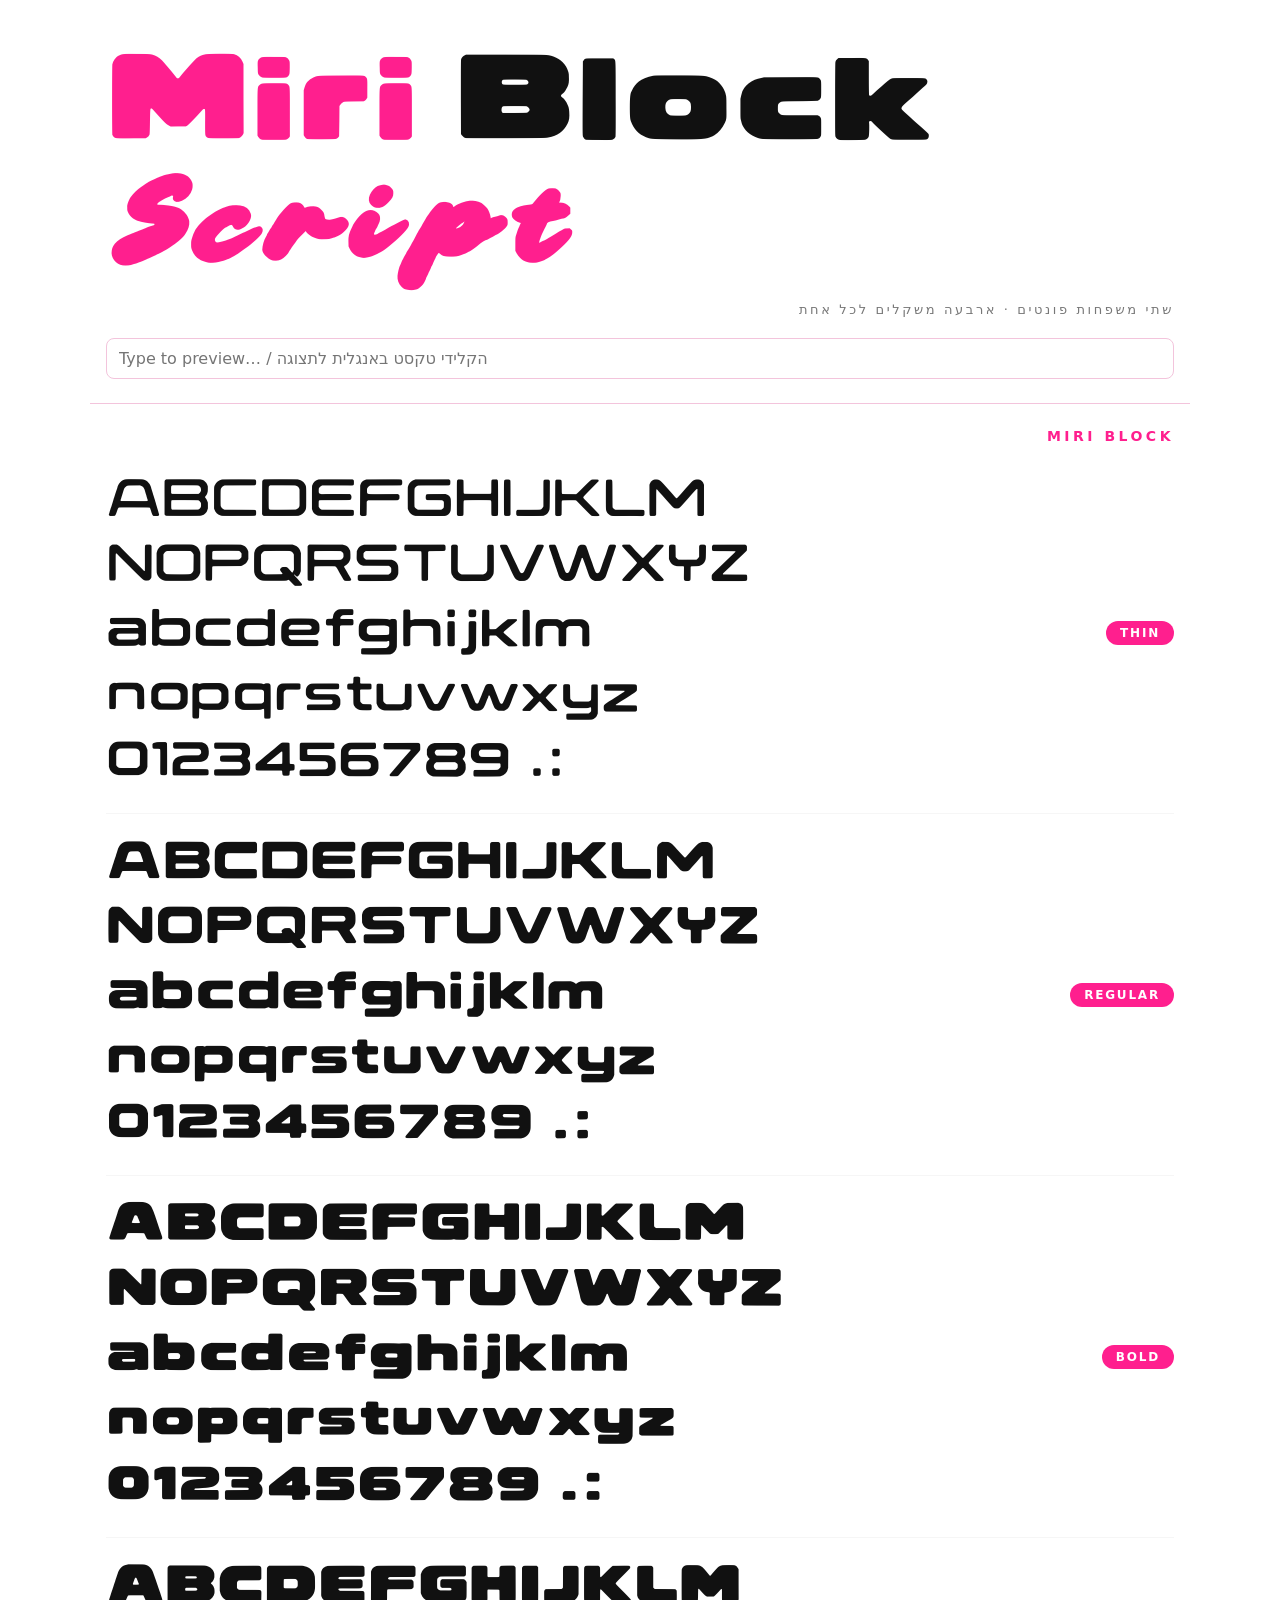
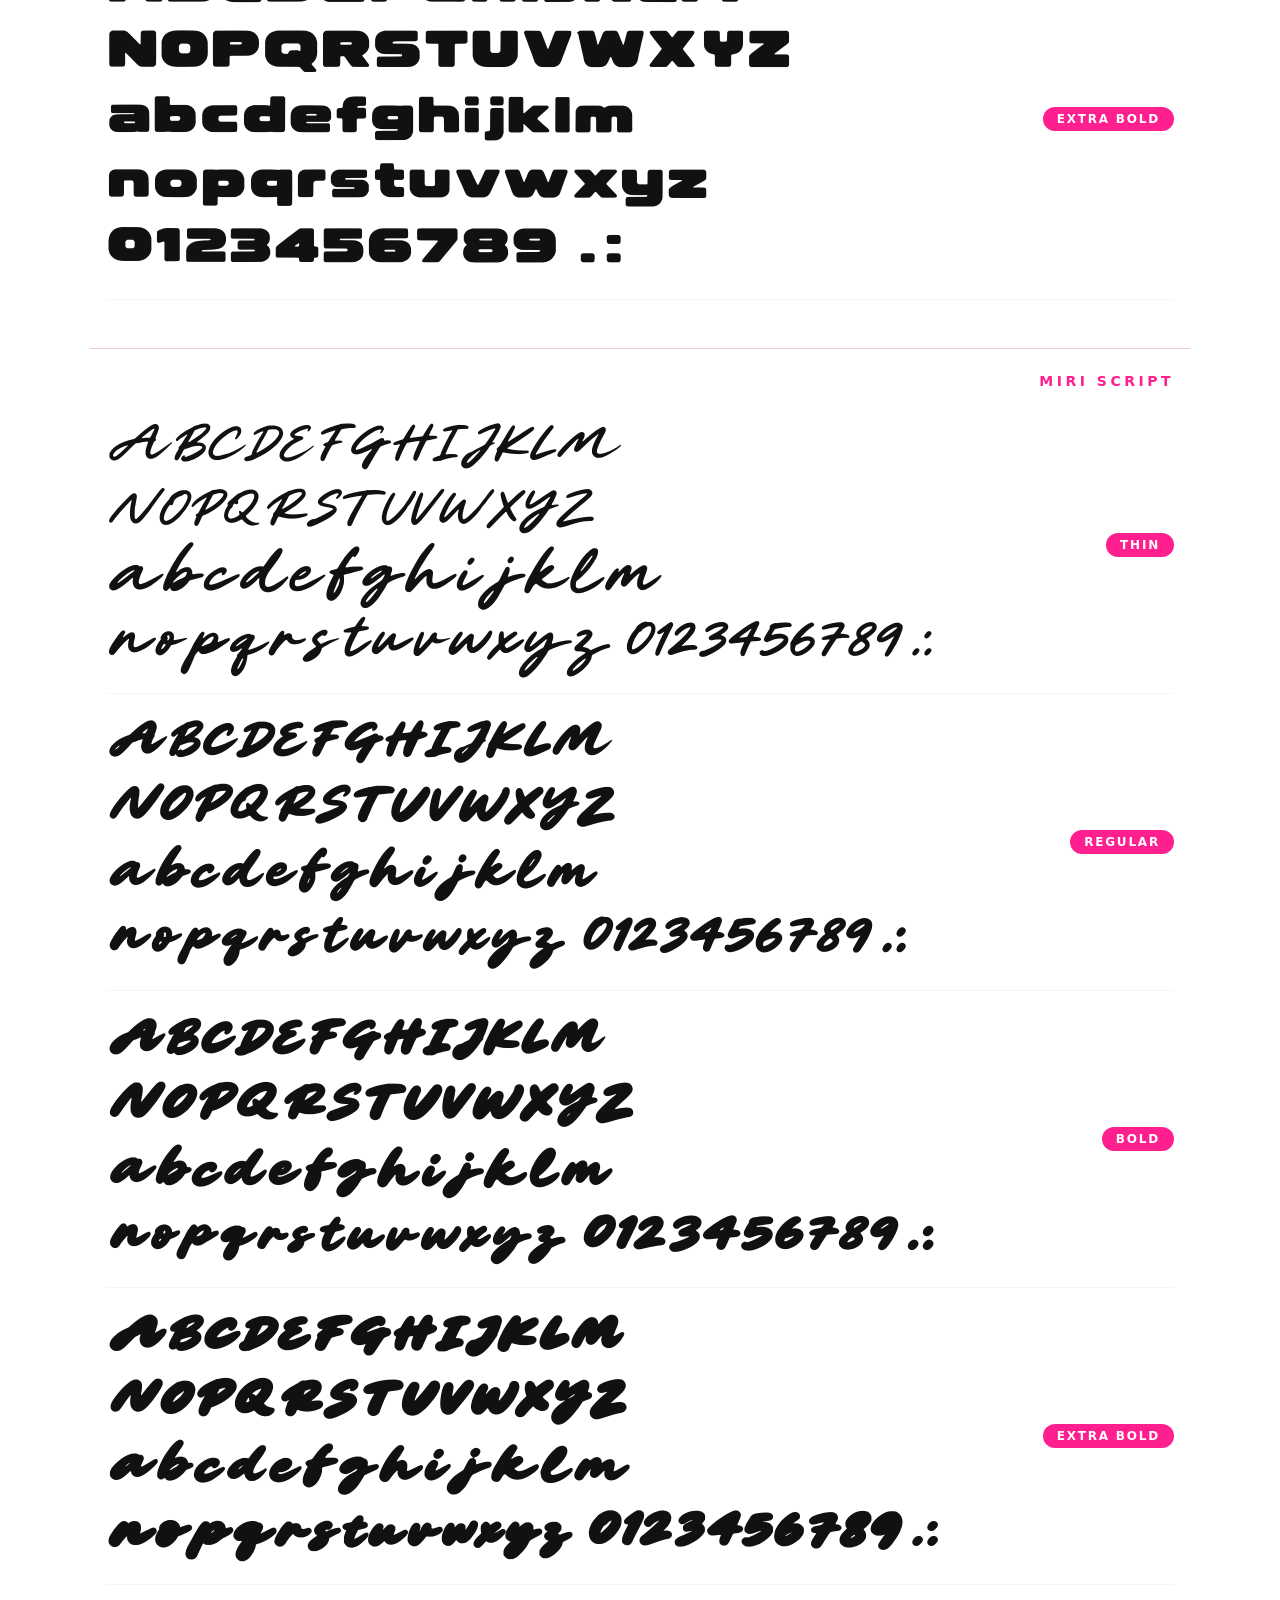
<file: index.html>
<!doctype html>
<html lang="he" dir="rtl">
<head>
<meta charset="utf-8">
<meta name="viewport" content="width=device-width, initial-scale=1">
<title>מיתוג מירי · פונטים</title>
<link rel="stylesheet" href="fonts/fonts.css">
<style>
  :root { --ink: #111; --paper: #fff; --pink: #ff1f8e; --muted: #777; --line: #f3c4dc; }
  * { box-sizing: border-box; }
  body { margin: 0; background: var(--paper); color: var(--ink); font-family: system-ui, sans-serif; }
  header { padding: 48px 16px 24px; max-width: 1100px; margin: 0 auto; }
  header h1 { margin: 0; font: 800 clamp(48px, 10vw, 120px)/1 "Miri Block"; direction: ltr; text-align: left; }
  header h1 span { color: var(--pink); }
  header p { color: var(--muted); letter-spacing: .2em; font-size: 13px; }
  section { max-width: 1100px; margin: 0 auto; padding: 24px 16px 48px; border-top: 1px solid var(--line); }
  h2 { font-size: 14px; letter-spacing: .25em; color: var(--pink); margin: 0 0 8px; }
  .row { display: grid; grid-template-columns: 120px 1fr; gap: 16px; align-items: center; padding: 18px 0; border-bottom: 1px solid #f6f6f6; }
  .tag { justify-self: start; background: var(--pink); color: #fff; border-radius: 999px; padding: 6px 14px; font: 700 12px/1 system-ui; letter-spacing: .15em; white-space: nowrap; }
  .sample { direction: ltr; text-align: left; font-size: clamp(28px, 5vw, 52px); line-height: 1.25; overflow-wrap: anywhere; }
  .try { width: 100%; font: inherit; border: 1px solid var(--line); border-radius: 8px; padding: 10px 12px; margin-top: 8px; direction: ltr; }
  @media (max-width: 600px) { .row { grid-template-columns: 1fr; } }
</style>
</head>
<body>
<header>
  <h1><span>Miri</span> Block <span style="font-family:'Miri Script';font-weight:800">Script</span></h1>
  <p>שתי משפחות פונטים · ארבעה משקלים לכל אחת</p>
  <input class="try" id="try" placeholder="Type to preview… / הקלידי טקסט באנגלית לתצוגה">
</header>

<section id="block">
  <h2>MIRI BLOCK</h2>
</section>
<section id="script">
  <h2>MIRI SCRIPT</h2>
</section>

<script>
  const weights = [["THIN", 100], ["REGULAR", 400], ["BOLD", 700], ["EXTRA BOLD", 800]];
  const text = "ABCDEFGHIJKLM NOPQRSTUVWXYZ abcdefghijklm nopqrstuvwxyz 0123456789 .:";
  const samples = [];
  for (const [id, family] of [["block", "Miri Block"], ["script", "Miri Script"]]) {
    const sec = document.getElementById(id);
    for (const [label, w] of weights) {
      const row = document.createElement("div");
      row.className = "row";
      row.innerHTML = `<span class="tag">${label}</span><div class="sample" style="font-family:'${family}';font-weight:${w}"></div>`;
      const s = row.querySelector(".sample");
      s.textContent = text;
      samples.push(s);
      sec.appendChild(row);
    }
  }
  document.getElementById("try").addEventListener("input", e => {
    for (const s of samples) s.textContent = e.target.value || text;
  });
</script>
</body>
</html>
</file>
<file: fonts/fonts.css>
/* Miri Block — geometric display sans */
@font-face { font-family: "Miri Block"; src: url("MiriBlock-Thin.woff2") format("woff2"); font-weight: 100; font-display: swap; }
@font-face { font-family: "Miri Block"; src: url("MiriBlock-Regular.woff2") format("woff2"); font-weight: 400; font-display: swap; }
@font-face { font-family: "Miri Block"; src: url("MiriBlock-Bold.woff2") format("woff2"); font-weight: 700; font-display: swap; }
@font-face { font-family: "Miri Block"; src: url("MiriBlock-ExtraBold.woff2") format("woff2"); font-weight: 800; font-display: swap; }

/* Miri Script — brush script */
@font-face { font-family: "Miri Script"; src: url("MiriScript-Thin.woff2") format("woff2"); font-weight: 100; font-display: swap; }
@font-face { font-family: "Miri Script"; src: url("MiriScript-Regular.woff2") format("woff2"); font-weight: 400; font-display: swap; }
@font-face { font-family: "Miri Script"; src: url("MiriScript-Bold.woff2") format("woff2"); font-weight: 700; font-display: swap; }
@font-face { font-family: "Miri Script"; src: url("MiriScript-ExtraBold.woff2") format("woff2"); font-weight: 800; font-display: swap; }
</file>
